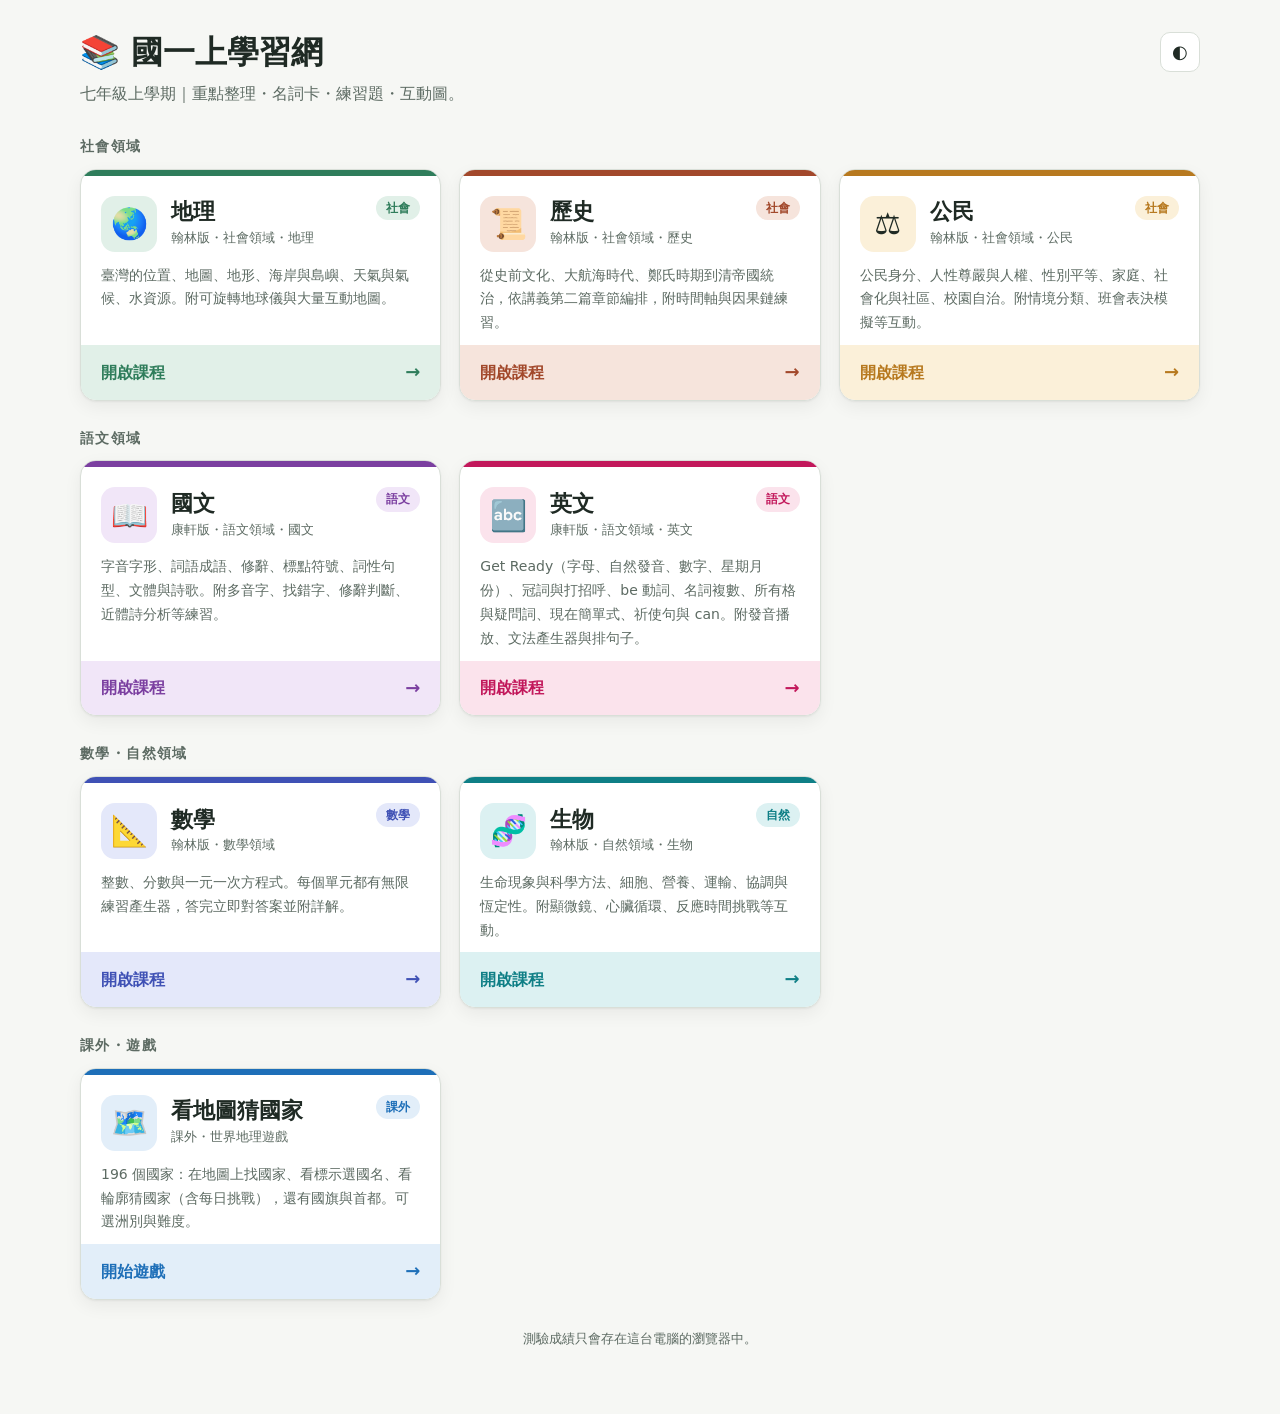
<file: index.html>
<!doctype html>
<html lang="zh-Hant">
<head>
  <meta charset="utf-8">
  <meta name="viewport" content="width=device-width, initial-scale=1">
  <title>國一上學習網</title>
  <style>
    :root {
      --bg: #f6f7f4; --surface: #ffffff; --surface-2: #eef1ec; --text: #1f2a24; --muted: #5d6b63; --border: #d9dfd8;
      --shadow: 0 1px 2px rgba(0,0,0,.05), 0 6px 18px rgba(0,0,0,.06); --radius: 16px;
      color-scheme: light;
    }
    @media (prefers-color-scheme: dark) {
      :root:not([data-theme="light"]) {
        --bg: #121714; --surface: #1a211d; --surface-2: #222b26; --text: #e4ebe6; --muted: #9aa8a0; --border: #2f3a34;
        --shadow: none; color-scheme: dark;
      }
    }
    :root[data-theme="dark"] {
      --bg: #121714; --surface: #1a211d; --surface-2: #222b26; --text: #e4ebe6; --muted: #9aa8a0; --border: #2f3a34;
      --shadow: none; color-scheme: dark;
    }
    * { box-sizing: border-box; }
    body {
      margin: 0; background: var(--bg); color: var(--text);
      font-family: "Noto Sans TC", "Microsoft JhengHei", "PingFang TC", system-ui, sans-serif; line-height: 1.7;
    }
    .wrap { max-width: 1160px; margin: 0 auto; padding: 32px 20px 64px; }
    header { display: flex; align-items: flex-start; gap: 16px; margin-bottom: 28px; }
    header h1 { margin: 0; font-size: 32px; line-height: 1.3; }
    header p { margin: 6px 0 0; color: var(--muted); }
    .theme-btn {
      margin-left: auto; flex-shrink: 0; border: 1px solid var(--border); background: var(--surface); color: var(--text);
      border-radius: 10px; width: 40px; height: 40px; font-size: 18px; cursor: pointer;
    }
    .row { margin-bottom: 26px; }
    .group { margin: 0 0 10px; font-size: 14px; font-weight: 700; color: var(--muted); letter-spacing: .1em; }
    .grid { display: grid; grid-template-columns: repeat(3, minmax(0, 1fr)); gap: 18px; }
    @media (max-width: 1000px) { .grid { grid-template-columns: repeat(2, minmax(0, 1fr)); } }
    @media (max-width: 640px) { .grid { grid-template-columns: 1fr; } }
    .card.soon { cursor: default; opacity: .75; border-style: dashed; box-shadow: none; }
    .card.soon:hover { transform: none; border-color: var(--border); }
    .card.soon .card-top { border-top-style: dashed; }
    .card.soon .open { margin-top: auto; }
    .card {
      --c: #2f7d5b; --soft: #e1f0e8;
      display: flex; flex-direction: column; text-decoration: none; color: var(--text);
      background: var(--surface); border: 1px solid var(--border); border-radius: var(--radius);
      box-shadow: var(--shadow); overflow: hidden; transition: transform .15s, border-color .15s, box-shadow .15s;
    }
    .card:hover, .card:focus-visible { transform: translateY(-3px); border-color: var(--c); outline: none; }
    .card-top { display: flex; align-items: center; gap: 14px; padding: 20px 20px 12px; border-top: 6px solid var(--c); }
    .tag { margin-left: auto; align-self: flex-start; font-size: 12px; font-weight: 700; padding: 2px 10px; border-radius: 99px; background: var(--soft); color: var(--c); }
    .icon { width: 56px; height: 56px; border-radius: 14px; display: grid; place-items: center; font-size: 30px; background: var(--soft); flex-shrink: 0; }
    .card h2 { margin: 0; font-size: 22px; line-height: 1.3; }
    .card .sub { font-size: 13px; color: var(--muted); }
    .desc { padding: 0 20px; color: var(--muted); font-size: 14px; margin: 0 0 10px; }
    .open { margin-top: auto; display: flex; align-items: center; justify-content: space-between; padding: 12px 20px; background: var(--soft); color: var(--c); font-weight: 700; }
    .open span:last-child { font-size: 18px; }
    footer { margin-top: 28px; text-align: center; color: var(--muted); font-size: 13px; }
    /* 各科顏色 */
    .geo { --c: #2f7d5b; --soft: #e1f0e8; }
    .his { --c: #a2482b; --soft: #f6e4dc; }
    .bio { --c: #0f7f86; --soft: #dcf1f2; }
    .mat { --c: #3f51b5; --soft: #e4e8fa; }
    .civ { --c: #b7791f; --soft: #fbf0d9; }
    .chi { --c: #7b3fa0; --soft: #f1e6f8; }
    .eng { --c: #c2185b; --soft: #fbe3ec; }
    .wq { --c: #1e6fb8; --soft: #e2eef9; }
    @media (prefers-color-scheme: dark) {
      :root:not([data-theme="light"]) .geo { --c: #5cbf8f; --soft: #1d3329; }
      :root:not([data-theme="light"]) .his { --c: #e58b6a; --soft: #3a2420; }
      :root:not([data-theme="light"]) .bio { --c: #4cc3c9; --soft: #163236; }
      :root:not([data-theme="light"]) .mat { --c: #8c9eff; --soft: #23284a; }
      :root:not([data-theme="light"]) .civ { --c: #e0b25c; --soft: #3a2f1a; }
      :root:not([data-theme="light"]) .chi { --c: #c592e0; --soft: #33223d; }
      :root:not([data-theme="light"]) .eng { --c: #f48fb1; --soft: #3d1f2b; }
      :root:not([data-theme="light"]) .wq { --c: #6cb4f0; --soft: #1d3346; }
    }
    :root[data-theme="dark"] .geo { --c: #5cbf8f; --soft: #1d3329; }
    :root[data-theme="dark"] .his { --c: #e58b6a; --soft: #3a2420; }
    :root[data-theme="dark"] .bio { --c: #4cc3c9; --soft: #163236; }
    :root[data-theme="dark"] .mat { --c: #8c9eff; --soft: #23284a; }
    :root[data-theme="dark"] .civ { --c: #e0b25c; --soft: #3a2f1a; }
    :root[data-theme="dark"] .chi { --c: #c592e0; --soft: #33223d; }
    :root[data-theme="dark"] .eng { --c: #f48fb1; --soft: #3d1f2b; }
    :root[data-theme="dark"] .wq { --c: #6cb4f0; --soft: #1d3346; }
    @media (max-width: 600px) {
      .wrap { padding: 20px 16px 48px; }
      header h1 { font-size: 26px; }
      .grid { grid-template-columns: 1fr; }
    }
  </style>
</head>
<body>
  <div class="wrap">
    <header>
      <div>
        <h1>📚 國一上學習網</h1>
        <p>七年級上學期｜重點整理・名詞卡・練習題・互動圖。</p>
      </div>
      <button class="theme-btn" id="themeBtn" aria-label="切換深淺色">◐</button>
    </header>
    <main id="courses"></main>
    <footer>測驗成績只會存在這台電腦的瀏覽器中。</footer>
  </div>

  <script>
  (function () {
    'use strict';
    // 各科設定
    // ready: false 表示課程籌備中（卡片不可點選）；課程做好後改成 true
    // 每一列放哪些領域（社會三科一列；數學與自然合併一列）
    const ROWS = [['社會'], ['語文'], ['數學', '自然'], ['課外']];
    const ROW_LABEL = { '課外': '課外・遊戲' };
    const COURSES = [
      { group: '社會', dir: 'society-geography', cls: 'geo', icon: '🌏', name: '地理', sub: '翰林版・社會領域・地理', ready: true,
        desc: '臺灣的位置、地圖、地形、海岸與島嶼、天氣與氣候、水資源。附可旋轉地球儀與大量互動地圖。' },
      { group: '社會', dir: 'society-history', cls: 'his', icon: '📜', name: '歷史', sub: '翰林版・社會領域・歷史', ready: true,
        desc: '從史前文化、大航海時代、鄭氏時期到清帝國統治，依講義第二篇章節編排，附時間軸與因果鏈練習。' },
      { group: '社會', dir: 'society-civics', cls: 'civ', icon: '⚖️', name: '公民', sub: '翰林版・社會領域・公民', ready: true,
        desc: '公民身分、人性尊嚴與人權、性別平等、家庭、社會化與社區、校園自治。附情境分類、班會表決模擬等互動。' },
      { group: '語文', dir: 'language-chinese', cls: 'chi', icon: '📖', name: '國文', sub: '康軒版・語文領域・國文', ready: true,
        desc: '字音字形、詞語成語、修辭、標點符號、詞性句型、文體與詩歌。附多音字、找錯字、修辭判斷、近體詩分析等練習。' },
      { group: '語文', dir: 'language-english', cls: 'eng', icon: '🔤', name: '英文', sub: '康軒版・語文領域・英文', ready: true,
        desc: 'Get Ready（字母、自然發音、數字、星期月份）、冠詞與打招呼、be 動詞、名詞複數、所有格與疑問詞、現在簡單式、祈使句與 can。附發音播放、文法產生器與排句子。' },
      { group: '數學', dir: 'math', cls: 'mat', icon: '📐', name: '數學', sub: '翰林版・數學領域', ready: true,
        desc: '整數、分數與一元一次方程式。每個單元都有無限練習產生器，答完立即對答案並附詳解。' },
      { group: '自然', dir: 'nature-biology', cls: 'bio', icon: '🧬', name: '生物', sub: '翰林版・自然領域・生物', ready: true,
        desc: '生命現象與科學方法、細胞、營養、運輸、協調與恆定性。附顯微鏡、心臟循環、反應時間挑戰等互動。' },
      { group: '課外', dir: 'world-quiz', cls: 'wq', icon: '🗺️', name: '看地圖猜國家', sub: '課外・世界地理遊戲', ready: true, cta: '開始遊戲',
        desc: '196 個國家：在地圖上找國家、看標示選國名、看輪廓猜國家（含每日挑戰），還有國旗與首都。可選洲別與難度。' }
    ];

    // 深淺色（與各科共用同一個偏好設定方式）
    const btn = document.getElementById('themeBtn');
    try { const t = localStorage.getItem('home:theme'); if (t) document.documentElement.dataset.theme = t; } catch (e) { /* 略過 */ }
    btn.addEventListener('click', () => {
      const cur = document.documentElement.dataset.theme || (matchMedia('(prefers-color-scheme: dark)').matches ? 'dark' : 'light');
      const next = cur === 'dark' ? 'light' : 'dark';
      document.documentElement.dataset.theme = next;
      try { localStorage.setItem('home:theme', next); } catch (e) { /* 略過 */ }
    });

    const esc = (s) => String(s).replace(/[&<>"]/g, (c) => ({ '&': '&amp;', '<': '&lt;', '>': '&gt;', '"': '&quot;' }[c]));
    const main = document.getElementById('courses');
    ROWS.forEach((gs) => {
      const list = COURSES.filter((c) => gs.includes(c.group));
      const g = gs.join('・');
      if (!list.length) return;
      main.insertAdjacentHTML('beforeend', `<section class="row"><div class="group">${ROW_LABEL[g] || g + '領域'}</div><div class="grid"></div></section>`);
      const grid = main.lastElementChild.querySelector('.grid');
      list.forEach((c) => {
      if (!c.ready) {
        grid.insertAdjacentHTML('beforeend', `
        <div class="card soon ${c.cls}" aria-disabled="true">
          <div class="card-top"><div class="icon">${c.icon}</div><div><h2>${c.name}</h2><div class="sub">${c.sub}</div></div><span class="tag">籌備中</span></div>
          <p class="desc">${esc(c.desc)}</p>
          <div class="open"><span>即將推出</span><span>⏳</span></div>
        </div>`);
        return;
      }
      grid.insertAdjacentHTML('beforeend', `
        <a class="card ${c.cls}" href="${c.dir}/index.html" data-dir="${c.dir}">
          <div class="card-top"><div class="icon">${c.icon}</div><div><h2>${c.name}</h2><div class="sub">${c.sub}</div></div><span class="tag">${c.group}</span></div>
          <p class="desc">${esc(c.desc)}</p>
          <div class="open"><span>${c.cta || '開啟課程'}</span><span>→</span></div>
        </a>`);
      });
    });

  })();
  </script>
</body>
</html>
</file>
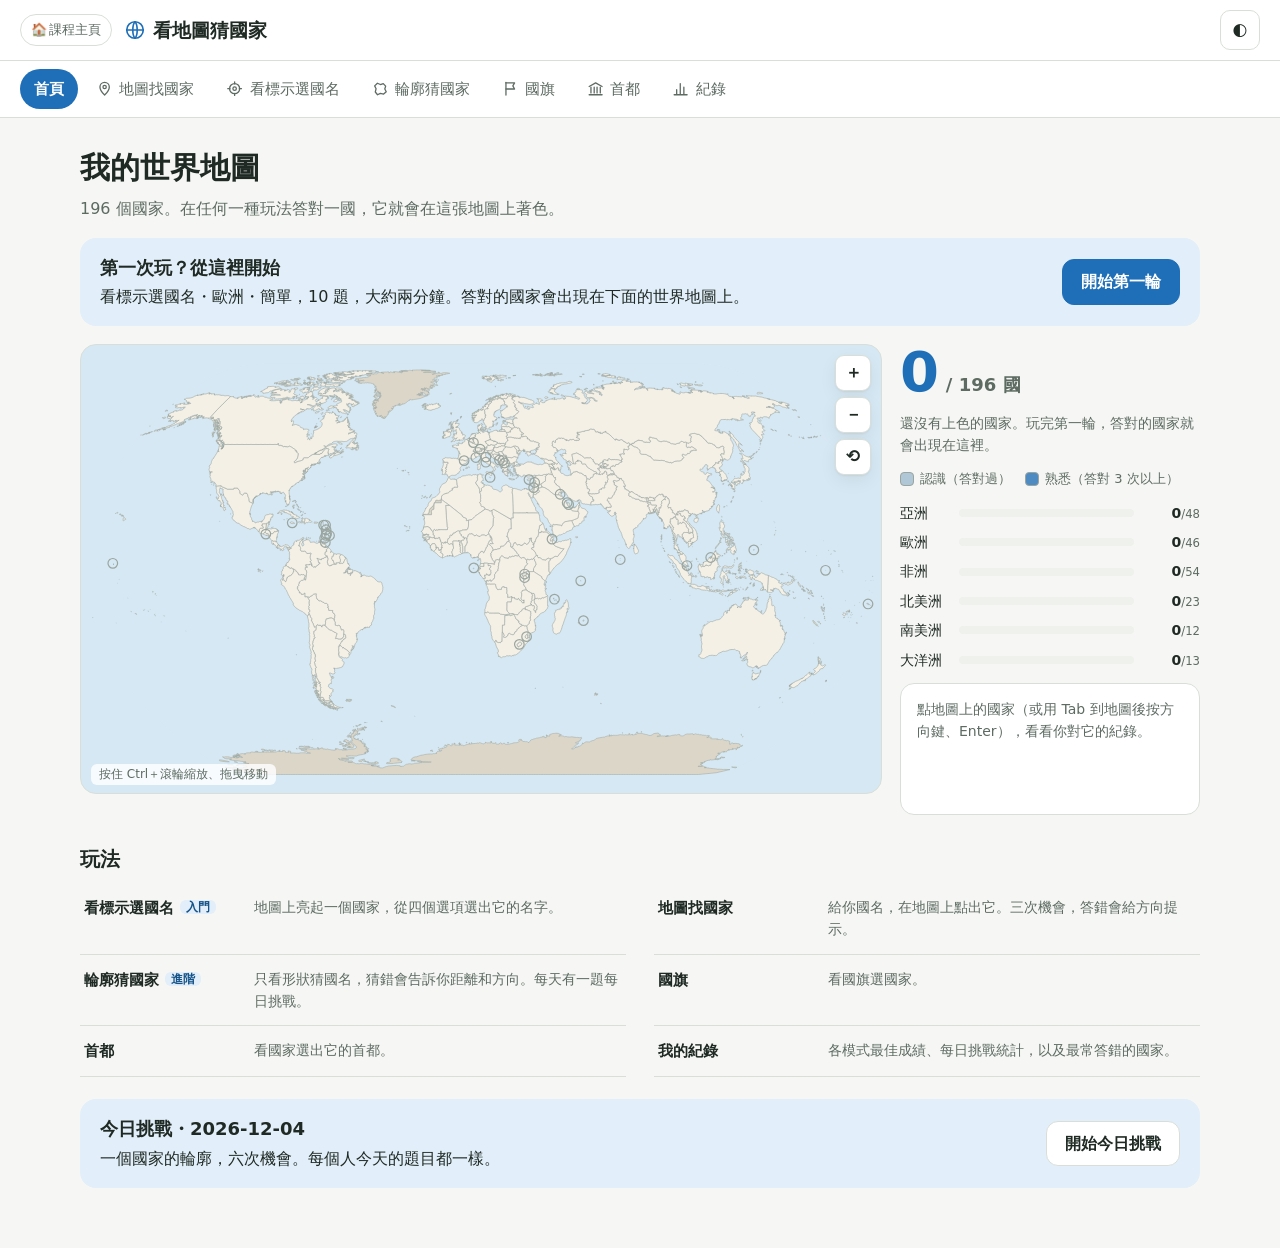
<file: world-quiz/index.html>
<!doctype html>
<html lang="zh-Hant">
<head>
  <meta charset="utf-8">
  <meta name="viewport" content="width=device-width, initial-scale=1">
  <title>看地圖猜國家</title>
  <link rel="stylesheet" href="assets/style.css">
</head>
<body>
  <header class="topbar">
    <a class="home-link" href="../index.html" title="回課程主頁" aria-label="回課程主頁">🏠<span> 課程主頁</span></a>
    <a class="brand" href="#home"><svg class="ic" viewBox="0 0 24 24" aria-hidden="true"><circle cx="12" cy="12" r="9"/><path d="M3 12h18M12 3c3.2 3.4 3.2 14.6 0 18M12 3c-3.2 3.4-3.2 14.6 0 18"/></svg>看地圖猜國家</a>
    <button class="theme-btn" id="themeBtn" aria-label="切換深淺色">◐</button>
  </header>
  <nav class="modes" id="modes" aria-label="遊戲模式">
    <a href="#home" data-m="home">首頁</a>
    <a href="#find" data-m="find"><svg class="ic" viewBox="0 0 24 24" aria-hidden="true"><path d="M12 21s-6.5-6-6.5-11.2a6.5 6.5 0 0 1 13 0C18.5 15 12 21 12 21z"/><circle cx="12" cy="9.8" r="2.3"/></svg>地圖找國家</a>
    <a href="#name" data-m="name"><svg class="ic" viewBox="0 0 24 24" aria-hidden="true"><circle cx="12" cy="12" r="7"/><circle cx="12" cy="12" r="2.4"/><path d="M12 2.5v3M12 18.5v3M2.5 12h3M18.5 12h3"/></svg>看標示選國名</a>
    <a href="#shape" data-m="shape"><svg class="ic" viewBox="0 0 24 24" aria-hidden="true"><path d="M7.5 4.5l4.2 1.8 4-1.3 3.3 3.6-1.2 4 2 3.7-3.6 3.2-4.6-.9-3.9 1.9-3.1-3.8 1.1-4.6-2-3.9z"/></svg>輪廓猜國家</a>
    <a href="#flag" data-m="flag"><svg class="ic" viewBox="0 0 24 24" aria-hidden="true"><path d="M5.5 21V3.5"/><path d="M5.5 4h12l-2.4 4.2 2.4 4.3h-12"/></svg>國旗</a>
    <a href="#capital" data-m="capital"><svg class="ic" viewBox="0 0 24 24" aria-hidden="true"><path d="M3 9l9-5 9 5"/><path d="M5.5 10v8M10 10v8M14 10v8M18.5 10v8"/><path d="M3 20.5h18"/></svg>首都</a>
    <a href="#stats" data-m="stats"><svg class="ic" viewBox="0 0 24 24" aria-hidden="true"><path d="M3 20.5h18M6.5 20.5v-7M11.5 20.5V5M16.5 20.5V10"/></svg>紀錄</a>
  </nav>
  <main class="wrap" id="app"></main>

  <script src="assets/vendor/d3.min.js"></script>
  <script src="assets/vendor/topojson-client.min.js"></script>
  <script src="data/countries-50m.js"></script>
  <script src="data/countries.js"></script>
  <script src="assets/game.js"></script>
</body>
</html>
</file>
<file: world-quiz/assets/style.css>
/* 看地圖猜國家 */
:root {
  --bg: #f6f7f4; --surface: #ffffff; --surface-2: #eef1ec; --text: #1f2a24; --muted: #5d6b63; --border: #d9dfd8;
  --accent: #1e6fb8; --accent-soft: #e2eef9; --on-accent: #ffffff; --accent-ink: #145287;
  --ocean: #d6e8f3; --land: #f4f0e6; --land-off: #dcd6c9; --land-line: #9aa59f; --hover: #cfe2f5;
  /* 狀態色：ok1/ok2/ok3/fail 用於地圖填色；文字另用 --ok-text、--bad-text 確保對比 */
  --ok1: #3fae5a; --ok2: #f0c43c; --ok3: #f08a3c; --fail: #e0504a; --target: #7b4fe0;
  --ok-text: #23803d; --bad-text: #c0392b;
  --m1: color-mix(in srgb, var(--accent) 32%, var(--land)); --m2: color-mix(in srgb, var(--accent) 78%, var(--land));
  --shadow: 0 1px 2px rgba(0,0,0,.05), 0 6px 18px rgba(0,0,0,.06); --radius: 16px;
  color-scheme: light;
}
@media (prefers-color-scheme: dark) {
  :root:not([data-theme="light"]) {
    --bg: #111618; --surface: #192124; --surface-2: #212b2f; --text: #e4ebe8; --muted: #9aa8a3; --border: #2f3b3f;
    --accent: #6cb4f0; --accent-soft: #1d3346; --on-accent: #0b1a26; --accent-ink: #9fd0f7;
    --ocean: #102530; --land: #34433f; --land-off: #222a28; --land-line: #63736e; --hover: #3f5e78;
    --target: #b49cff; --ok-text: #6fd28a; --bad-text: #ff8a80;
    --m1: color-mix(in srgb, var(--accent) 45%, var(--land)); --m2: color-mix(in srgb, var(--accent) 85%, var(--land));
    --shadow: none; color-scheme: dark;
  }
}
:root[data-theme="dark"] {
  --bg: #111618; --surface: #192124; --surface-2: #212b2f; --text: #e4ebe8; --muted: #9aa8a3; --border: #2f3b3f;
  --accent: #6cb4f0; --accent-soft: #1d3346; --on-accent: #0b1a26; --accent-ink: #9fd0f7;
  --ocean: #102530; --land: #34433f; --land-off: #222a28; --land-line: #63736e; --hover: #3f5e78;
  --target: #b49cff; --ok-text: #6fd28a; --bad-text: #ff8a80;
  --m1: color-mix(in srgb, var(--accent) 45%, var(--land)); --m2: color-mix(in srgb, var(--accent) 85%, var(--land));
  --shadow: none; color-scheme: dark;
}
* { box-sizing: border-box; }
body { margin: 0; background: var(--bg); color: var(--text); font-family: "Noto Sans TC", "Microsoft JhengHei", "PingFang TC", system-ui, sans-serif; line-height: 1.6; }
button, input, select { font: inherit; color: inherit; }
.wrap { max-width: 1160px; margin: 0 auto; padding: 18px 20px 60px; }
.ic { width: 1.15em; height: 1.15em; flex-shrink: 0; fill: none; stroke: currentColor; stroke-width: 1.8; stroke-linecap: round; stroke-linejoin: round; }

/* ---------- 瀏覽器細節 ---------- */
::selection { background: color-mix(in srgb, var(--accent) 28%, transparent); }
:focus-visible { outline: 2.5px solid var(--accent); outline-offset: 2px; border-radius: 6px; }
input { caret-color: var(--accent); }
.hud .stat b, .atlas-count, .cont-row b, table.st td, .guess, .res-score { font-variant-numeric: tabular-nums; }
html { scrollbar-color: color-mix(in srgb, var(--muted) 45%, transparent) transparent; }

/* ---------- 頂欄與模式列 ---------- */
.topbar { position: sticky; top: 0; z-index: 20; display: flex; align-items: center; gap: 12px; padding: 10px 20px; background: var(--surface); border-bottom: 1px solid var(--border); }
.brand { display: inline-flex; align-items: center; gap: 7px; font-weight: 800; font-size: 19px; color: var(--text); text-decoration: none; white-space: nowrap; }
.brand .ic { color: var(--accent); width: 22px; height: 22px; }
.home-link { display: inline-flex; align-items: center; gap: 2px; padding: 5px 10px; border: 1px solid var(--border); border-radius: 999px; color: var(--muted); font-size: 13px; text-decoration: none; white-space: nowrap; }
.home-link:hover { color: var(--accent); border-color: var(--accent); background: var(--accent-soft); }
.theme-btn { margin-left: auto; width: 40px; height: 40px; border: 1px solid var(--border); border-radius: 10px; background: var(--surface); cursor: pointer; font-size: 17px; }
.modes { display: flex; gap: 4px; padding: 8px 20px; overflow-x: auto; background: var(--surface); border-bottom: 1px solid var(--border); scrollbar-width: none; }
.modes.more { -webkit-mask-image: linear-gradient(90deg, #000 82%, transparent); mask-image: linear-gradient(90deg, #000 82%, transparent); }
.modes a { flex-shrink: 0; display: inline-flex; align-items: center; gap: 6px; min-height: 40px; padding: 6px 14px; border-radius: 999px; color: var(--muted); text-decoration: none; font-size: 15px; white-space: nowrap; }
.modes a:hover { background: var(--surface-2); color: var(--text); }
.modes a.active { background: var(--accent); color: var(--on-accent); font-weight: 700; }

/* ---------- 通用元件 ---------- */
.chip { min-height: 36px; padding: 5px 14px; border: 1px solid var(--border); border-radius: 999px; background: var(--surface); cursor: pointer; font-size: 14px; white-space: nowrap; }
.chip:hover { border-color: var(--accent); }
.chip.active { background: var(--accent); border-color: var(--accent); color: var(--on-accent); font-weight: 700; }
.btn { color: var(--text); text-decoration: none; display: inline-flex; align-items: center; justify-content: center; min-height: 44px; padding: 9px 18px; border: 1px solid var(--border); border-radius: 12px; background: var(--surface); cursor: pointer; font-weight: 700; }
.btn:hover { border-color: var(--accent); color: var(--accent); }
.btn.primary { background: var(--accent); border-color: var(--accent); color: var(--on-accent); }
.btn.primary:hover { filter: brightness(1.08); color: var(--on-accent); }
.btn:disabled { opacity: .5; cursor: default; }
.btn.small { min-height: 36px; padding: 5px 14px; font-size: 14px; }
.linkish { padding: 6px 0; border: 0; background: none; color: var(--muted); text-decoration: underline; text-underline-offset: 3px; cursor: pointer; font-size: 14px; }
.linkish:hover { color: var(--accent); }
.muted { color: var(--muted); }
.panel { background: var(--surface); border: 1px solid var(--border); border-radius: var(--radius); box-shadow: var(--shadow); padding: 18px 20px; }
.flag { display: inline-block; width: 1.5em; height: 1.125em; vertical-align: -0.2em; border-radius: 2px; box-shadow: 0 0 0 1px rgba(0,0,0,.12); object-fit: cover; }

/* ---------- 設定列（收合） ---------- */
.settings-wrap { margin-bottom: 12px; }
.set-bar { display: flex; flex-wrap: wrap; align-items: center; gap: 8px 14px; margin-bottom: 12px; font-size: 14px; }
.settings-wrap .set-bar { margin-bottom: 0; }
.set-bar .grp { display: flex; flex-wrap: wrap; gap: 6px; }
.set-toggle { display: inline-flex; align-items: center; gap: 8px; min-height: 40px; padding: 6px 14px; border: 1px solid var(--border); border-radius: 999px; background: var(--surface); cursor: pointer; font-size: 14px; }
.set-toggle:hover { border-color: var(--accent); }
.set-toggle .ic { transition: transform .2s; }
.set-toggle[aria-expanded="true"] .ic { transform: rotate(180deg); }
.set-bar .info { color: var(--muted); }
.settings { display: flex; flex-wrap: wrap; align-items: center; gap: 10px 18px; margin-top: 10px; padding: 12px 14px; border: 1px solid var(--border); border-radius: 14px; background: var(--surface); font-size: 14px; }
.settings[hidden] { display: none; }
.settings .grp { display: flex; flex-wrap: wrap; align-items: center; gap: 6px; }
.settings .lbl { color: var(--muted); font-weight: 700; margin-right: 2px; }
.set-confirm { flex-basis: 100%; display: flex; flex-wrap: wrap; align-items: center; gap: 8px 10px; padding-top: 10px; border-top: 1px solid var(--border); }
.set-confirm[hidden] { display: none; }
.set-confirm span { flex-basis: 100%; font-weight: 700; }

/* ---------- 遊戲狀態列 ---------- */
.mode-head { margin: 6px 0 14px; }
.mode-head h1 { margin: 0 0 2px; font-size: 26px; }
.mode-head p { margin: 0; }
.hud { display: flex; flex-wrap: wrap; align-items: center; gap: 8px 22px; margin-bottom: 4px; }
.hud .prompt { font-size: 22px; font-weight: 800; }
.hud .prompt small { font-size: 15px; font-weight: 500; color: var(--muted); margin-left: 6px; }
.hud .stats { display: flex; flex-wrap: wrap; gap: 4px 18px; }
.hud .stat { color: var(--muted); font-size: 14px; white-space: nowrap; }
.hud .stat b { color: var(--text); font-size: 17px; }
.hud .stat b small { color: var(--muted); font-size: 13px; font-weight: 500; }
.hud .stat.hot b { color: var(--ok-text); }
.hud > .chip { margin-left: auto; }
.toast { min-height: 1.6em; margin: 2px 0 10px; font-weight: 700; }
.toast.rule { font-weight: 500; color: var(--muted); font-size: 14px; }
.toast.ok { color: var(--ok-text); }
.toast.bad { color: var(--bad-text); }

/* ---------- 地圖 ---------- */
.map-box { position: relative; background: var(--ocean); border: 1px solid var(--border); border-radius: var(--radius); overflow: hidden; }
.map-box svg { display: block; width: 100%; height: auto; cursor: grab; }
.map-box svg:active { cursor: grabbing; }
.map-box svg:focus-visible { outline: 3px solid var(--accent); outline-offset: -3px; border-radius: var(--radius); }
.map-tools { position: absolute; right: 10px; top: 10px; display: flex; flex-direction: column; gap: 6px; }
.map-tools button { width: 36px; height: 36px; border: 1px solid var(--border); border-radius: 9px; background: var(--surface); cursor: pointer; font-size: 17px; font-weight: 700; box-shadow: var(--shadow); }
.map-hint { position: absolute; left: 10px; bottom: 8px; max-width: calc(100% - 20px); padding: 1px 8px; border-radius: 6px; background: color-mix(in srgb, var(--surface) 82%, transparent); font-size: 12px; color: var(--muted); pointer-events: none; }
.sphere { fill: var(--ocean); }
.ter { fill: var(--land-off); stroke: var(--land-line); stroke-width: .5; vector-effect: non-scaling-stroke; }
.c { fill: var(--land); stroke: var(--land-line); stroke-width: .6; vector-effect: non-scaling-stroke; transition: fill .15s; }
.c.off { fill: var(--land-off); }
.c.m1, .mk.m1 { fill: var(--m1); }
.c.m2, .mk.m2 { fill: var(--m2); }
.clickable .c, .clickable .mk { cursor: pointer; }
.clickable .c:hover { fill: var(--hover); }
.c.ok1, .clickable .c.ok1:hover { fill: var(--ok1); }
.c.ok2, .clickable .c.ok2:hover { fill: var(--ok2); }
.c.ok3, .clickable .c.ok3:hover { fill: var(--ok3); }
.c.fail, .clickable .c.fail:hover { fill: var(--fail); }
.c.target, .clickable .c.target:hover { fill: var(--target); }
.c.hl, .clickable .c.hl:hover { fill: var(--target); stroke: var(--text); stroke-width: 2; }
.c.kcur { stroke: var(--text); stroke-width: 2.6; }
/* 選取、題目標示、鍵盤游標要立即生效，不做填色過渡 */
.c.hl, .c.target, .c.kcur { transition: none; }
.c.wrongflash, .clickable .c.wrongflash:hover { fill: var(--fail); }
.c.blink { animation: blink .5s 4 alternate; }
@keyframes blink { from { fill: var(--fail); } to { fill: var(--land); } }
.mk { fill: rgba(0,0,0,0); stroke: var(--land-line); stroke-width: 1.2; vector-effect: non-scaling-stroke; }
.mk.ok1 { fill: var(--ok1); } .mk.ok2 { fill: var(--ok2); } .mk.ok3 { fill: var(--ok3); } .mk.fail { fill: var(--fail); }
.mk.target, .mk.hl { fill: var(--target); stroke: var(--target); }
.mk.kcur { stroke: var(--text); stroke-width: 2.6; }
.mk.off { display: none; }
.ring { fill: none; stroke: var(--target); stroke-width: 2.5; vector-effect: non-scaling-stroke; pointer-events: none; animation: ring 1.2s infinite; transform-box: fill-box; transform-origin: center; }
@keyframes ring { from { opacity: 1; transform: scale(.6); } to { opacity: 0; transform: scale(1.6); } }
.tip { position: absolute; padding: 3px 10px; border-radius: 8px; background: rgba(20,24,28,.9); color: #fff; font-size: 14px; pointer-events: none; transform: translate(-50%, -130%); white-space: nowrap; }

/* ---------- 選擇題 ---------- */
.qa-grid { display: grid; gap: 14px; align-items: start; margin-top: 4px; }
.qa-side .toast { margin: 12px 0 0; }
@media (min-width: 900px) {
  .qa-grid { grid-template-columns: minmax(0, 1fr) 320px; }
  .qa-side .opts { grid-template-columns: 1fr; margin-top: 0; }
  .qa-stage .big-flag { margin-top: 0; }
}
.opts { display: grid; grid-template-columns: repeat(2, minmax(0, 1fr)); gap: 10px; margin-top: 14px; }
.opt { display: flex; align-items: center; gap: 10px; min-height: 52px; padding: 10px 16px; border: 1.5px solid var(--border); border-radius: 14px; background: var(--surface); cursor: pointer; text-align: left; font-size: 17px; font-weight: 700; }
.opt .key { display: inline-grid; place-items: center; width: 24px; height: 24px; flex-shrink: 0; border-radius: 6px; background: var(--surface-2); color: var(--muted); font-size: 13px; font-weight: 700; }
.opt small { font-weight: 500; color: var(--muted); font-size: 13px; }
.opt:hover:not(:disabled) { border-color: var(--accent); background: var(--accent-soft); }
.opt:disabled { cursor: default; }
.opt.right { border-color: var(--ok1); background: color-mix(in srgb, var(--ok1) 18%, var(--surface)); }
.opt.wrong { border-color: var(--fail); background: color-mix(in srgb, var(--fail) 15%, var(--surface)); }
.big-flag { display: block; width: min(360px, 80%); aspect-ratio: 4 / 3; margin: 6px auto 4px; border-radius: 8px; box-shadow: 0 0 0 1px rgba(0,0,0,.12), var(--shadow); object-fit: cover; }
.q-center { text-align: center; }
.q-center h2 { margin: 6px 0; font-size: 26px; }

/* ---------- 輪廓猜國家 ---------- */
.shape-grid { display: grid; grid-template-columns: minmax(0, 1fr) minmax(0, 1fr); gap: 18px; align-items: start; }
.silhouette { background: var(--surface); border: 1px solid var(--border); border-radius: var(--radius); display: grid; place-items: center; padding: 10px; }
.silhouette svg { width: 100%; max-width: 420px; height: auto; transition: opacity .3s; }
.silhouette svg.left-behind { opacity: .16; }
.silhouette path { fill: var(--text); }
.guess-box { position: relative; display: flex; gap: 8px; }
.guess-box input { flex: 1; min-width: 0; min-height: 48px; padding: 10px 14px; border: 1.5px solid var(--border); border-radius: 12px; background: var(--surface); font-size: 17px; }
.guess-box input:focus { outline: none; border-color: var(--accent); box-shadow: 0 0 0 3px color-mix(in srgb, var(--accent) 25%, transparent); }
.suggest { position: absolute; left: 0; right: 0; top: 100%; z-index: 10; margin-top: 4px; padding: 4px; list-style: none; background: var(--surface); border: 1px solid var(--border); border-radius: 12px; box-shadow: 0 10px 24px rgba(0,0,0,.16); max-height: 300px; overflow-y: auto; }
.suggest li { display: flex; align-items: center; gap: 8px; min-height: 40px; padding: 6px 10px; border-radius: 8px; cursor: pointer; }
.suggest li small { color: var(--muted); }
.suggest li.on, .suggest li:hover { background: var(--accent-soft); }
.rule-line { margin: 10px 0 0; color: var(--muted); font-size: 14px; }
.guesses { display: grid; gap: 6px; margin-top: 10px; }
.guess { display: grid; grid-template-columns: minmax(0, 1fr) 108px 52px 70px; align-items: center; gap: 6px; }
.guess > span { padding: 8px 6px; border-radius: 10px; background: var(--surface-2); text-align: center; font-weight: 700; white-space: nowrap; overflow: hidden; text-overflow: ellipsis; }
.guess > span:first-child { text-align: left; }
.guess.head > span { padding: 0 6px; background: none; color: var(--muted); font-size: 13px; font-weight: 700; }
.guess.empty > span { opacity: .5; min-height: 40px; }
.guess.win > span { background: color-mix(in srgb, var(--ok1) 25%, var(--surface)); }
.dir { width: 22px; height: 22px; vertical-align: middle; fill: none; stroke: currentColor; stroke-width: 2.4; stroke-linecap: round; stroke-linejoin: round; }
.hintline { min-height: 1.4em; margin: 10px 0 2px; color: var(--muted); font-size: 14px; }
.shape-end { margin-top: 10px; }
.shape-end .mini { margin-top: 10px; }
.shape-result h3 { margin: 0 0 4px; font-size: 19px; }
.shape-result.win h3 { color: var(--ok-text); }
.flyer { position: fixed; z-index: 50; margin: 0; pointer-events: none; transform-origin: 0 0; will-change: transform; }
.flyer path { fill: var(--text); transition: fill .8s ease-out; }
.flyer.go path { fill: var(--target); }

/* ---------- 首頁：我的世界地圖 ---------- */
.hero { margin: 8px 0 16px; }
.hero h1 { margin: 0 0 4px; font-size: 30px; }
.hero p { margin: 0; }
.first-run, .daily-strip, .weak-strip { display: flex; align-items: center; gap: 16px; padding: 16px 20px; border-radius: var(--radius); }
.first-run { margin-bottom: 18px; background: var(--accent-soft); }
.daily-strip { margin-top: 22px; background: var(--accent-soft); }
.weak-strip { margin-top: 12px; border: 1px solid var(--border); background: var(--surface); }
.first-run > div, .daily-strip > div, .weak-strip > div { flex: 1; }
.first-run h2, .daily-strip h2, .weak-strip h2 { margin: 0; font-size: 18px; }
.first-run p, .daily-strip p, .weak-strip p { margin: 2px 0 0; color: var(--text); }
.weak-strip p { color: var(--muted); font-size: 14px; }
.atlas { display: grid; grid-template-columns: minmax(0, 1fr) 300px; gap: 18px; align-items: start; }
.atlas-side { display: flex; flex-direction: column; gap: 12px; }
.atlas-count { display: flex; align-items: baseline; gap: 8px; line-height: 1; }
.atlas-count b { font-size: 56px; font-weight: 800; color: var(--accent); letter-spacing: -0.02em; }
.atlas-count span { font-size: 18px; color: var(--muted); font-weight: 700; }
.atlas-sub { margin: 0; font-size: 14px; }
.legend { display: flex; flex-wrap: wrap; gap: 6px 14px; font-size: 13px; color: var(--muted); }
.legend span { display: inline-flex; align-items: center; gap: 6px; }
.sw { width: 14px; height: 14px; border-radius: 4px; border: 1px solid var(--land-line); }
.sw.m1 { background: var(--m1); }
.sw.m2 { background: var(--m2); }
.conts { display: grid; gap: 7px; }
.cont-row { display: grid; grid-template-columns: 3.5em minmax(0, 1fr) 4em; align-items: center; gap: 10px; font-size: 14px; }
.cont-row .bar { height: 8px; border-radius: 99px; background: var(--surface-2); overflow: hidden; }
.cont-row .bar i { display: block; height: 100%; border-radius: inherit; background: var(--accent); transform-origin: left center; transition: transform .6s cubic-bezier(.16, 1, .3, 1); }
.cont-row b { text-align: right; }
.cont-row b small { color: var(--muted); font-weight: 500; }
.atlas-info { min-height: 132px; padding: 14px 16px; border: 1px solid var(--border); border-radius: 14px; background: var(--surface); font-size: 14px; }
.info-head { display: flex; align-items: center; gap: 12px; }
.info-head b { display: block; font-size: 19px; line-height: 1.3; }
.info-head small { color: var(--muted); }
.info-flag { width: 52px; height: 39px; border-radius: 4px; box-shadow: 0 0 0 1px rgba(0,0,0,.12); object-fit: cover; }
.atlas-info dl { display: grid; grid-template-columns: auto 1fr; gap: 3px 12px; margin: 10px 0 0; }
.atlas-info dt { color: var(--muted); }
.atlas-info dd { margin: 0; }
h2.sec { margin: 28px 0 8px; font-size: 20px; }
.mode-list { display: grid; grid-template-columns: repeat(2, minmax(0, 1fr)); gap: 0 28px; }
.mode-list a { display: grid; grid-template-columns: 10.5em minmax(0, 1fr); gap: 12px; padding: 13px 4px; border-bottom: 1px solid var(--border); color: var(--text); text-decoration: none; font-size: 15px; }
.mode-list a b em { white-space: nowrap; margin-left: 6px; padding: 0 6px; border-radius: 6px; background: var(--accent-soft); color: var(--accent-ink); font-size: 12px; font-style: normal; vertical-align: 2px; }
.mode-list a span { color: var(--muted); font-size: 14px; }
.mode-list a:hover b { color: var(--accent); }

/* ---------- 答對時插上的旗子標籤 ---------- */
.pin { pointer-events: none; }
.pin-in { animation: pinIn .42s cubic-bezier(.16, 1, .3, 1) both; transform-box: fill-box; transform-origin: 50% 100%; }
.pin.out .pin-in { animation: pinOut .22s ease-in both; }
.pin-dot { fill: var(--surface); stroke: var(--text); stroke-width: 2; }
.pin-bg { fill: var(--surface); stroke: var(--border); stroke-width: 1; filter: drop-shadow(0 2px 4px rgba(0,0,0,.18)); }
.pin-tx { fill: var(--text); font-size: 15px; font-weight: 800; }
@keyframes pinIn { from { opacity: 0; transform: translateY(8px) scale(.82); } to { opacity: 1; transform: none; } }
@keyframes pinOut { to { opacity: 0; transform: translateY(-4px); } }

/* ---------- 結算：護照戳章 ---------- */
.result { max-width: 620px; margin: 8px auto 0; padding: 26px 24px; text-align: center; }
.stamp { --ink: var(--accent); display: block; width: 196px; margin: 0 auto 6px; color: var(--ink); opacity: .9; transform: rotate(-7deg); animation: press .6s cubic-bezier(.16, 1, .3, 1); }
.stamp.record { --ink: #c8432b; }
:root[data-theme="dark"] .stamp.record { --ink: #ff8a70; }
@media (prefers-color-scheme: dark) { :root:not([data-theme="light"]) .stamp.record { --ink: #ff8a70; } }
.st-ring { fill: none; stroke: currentColor; stroke-width: 4; }
.st-ring.thin { stroke-width: 1.6; }
.stamp text { fill: currentColor; font-weight: 800; }
.st-arc { font-size: 15px; letter-spacing: .12em; }
.st-small { font-size: 13px; font-weight: 700; }
@keyframes press { 0% { opacity: .3; transform: scale(1.55) rotate(-14deg); filter: blur(2px); } 55% { opacity: .95; filter: none; } 100% { opacity: .9; transform: scale(1) rotate(-7deg); } }
.res-score { margin: 10px 0 0; font-size: 20px; font-weight: 800; }
.res-badge { display: inline-block; margin: 8px 0 0; padding: 2px 12px; border-radius: 999px; background: var(--accent-soft); color: var(--accent-ink); font-size: 14px; font-weight: 700; }
.res-badge.rec { background: color-mix(in srgb, #c8432b 14%, var(--surface)); color: var(--bad-text); }
.res-block { margin-top: 22px; }
.res-block h3 { margin: 0 0 2px; font-size: 16px; }
.res-block .muted { font-size: 14px; margin: 0; }
.review { display: flex; flex-wrap: wrap; gap: 8px; justify-content: center; margin: 10px 0; }
.review span { padding: 4px 10px; border-radius: 999px; background: var(--surface-2); font-size: 14px; }
.review .fresh { background: color-mix(in srgb, var(--accent) 16%, var(--surface)); }
.actions { display: flex; gap: 10px; justify-content: center; flex-wrap: wrap; margin-top: 18px; }

/* ---------- 紀錄 ---------- */
table.st { width: 100%; border-collapse: collapse; font-size: 14px; }
table.st th, table.st td { padding: 7px 10px; border-bottom: 1px solid var(--border); text-align: left; }
table.st th { color: var(--muted); font-weight: 700; }
.dist { display: grid; gap: 4px; }
.dist div { display: flex; align-items: center; gap: 8px; font-size: 14px; }
.dist i { display: block; height: 18px; min-width: 18px; padding: 0 6px; border-radius: 4px; background: var(--accent); color: var(--on-accent); font-style: normal; font-size: 12px; text-align: right; line-height: 18px; }

@media (prefers-reduced-motion: reduce) {
  .pin-in, .pin.out .pin-in { animation-duration: .01s; }
  .stamp { animation: none; }
  .c.blink { animation: none; fill: var(--fail); }
  .ring { animation: none; opacity: .8; }
  .cont-row .bar i, .set-toggle .ic { transition: none; }
}

@media (max-width: 900px) {
  .atlas { grid-template-columns: 1fr; }
  .shape-grid { grid-template-columns: 1fr; }
}
@media (max-width: 600px) {
  .wrap { padding: 14px 12px 48px; }
  .topbar { padding: 8px 12px; }
  .home-link span { display: none; }
  .modes { padding: 6px 12px; }
  .chip { min-height: 40px; }
  .map-tools button { width: 40px; height: 40px; }
  .opts { grid-template-columns: 1fr; }
  .mode-list { grid-template-columns: 1fr; }
  .mode-list a { grid-template-columns: 1fr; gap: 2px; }
  .first-run, .daily-strip, .weak-strip { flex-direction: column; align-items: stretch; }
  .stamp { width: 168px; }
  .hud .prompt { font-size: 19px; flex-basis: 100%; }
  .guess { grid-template-columns: minmax(0, 1fr) 92px 40px 60px; font-size: 13.5px; }
}
</file>
